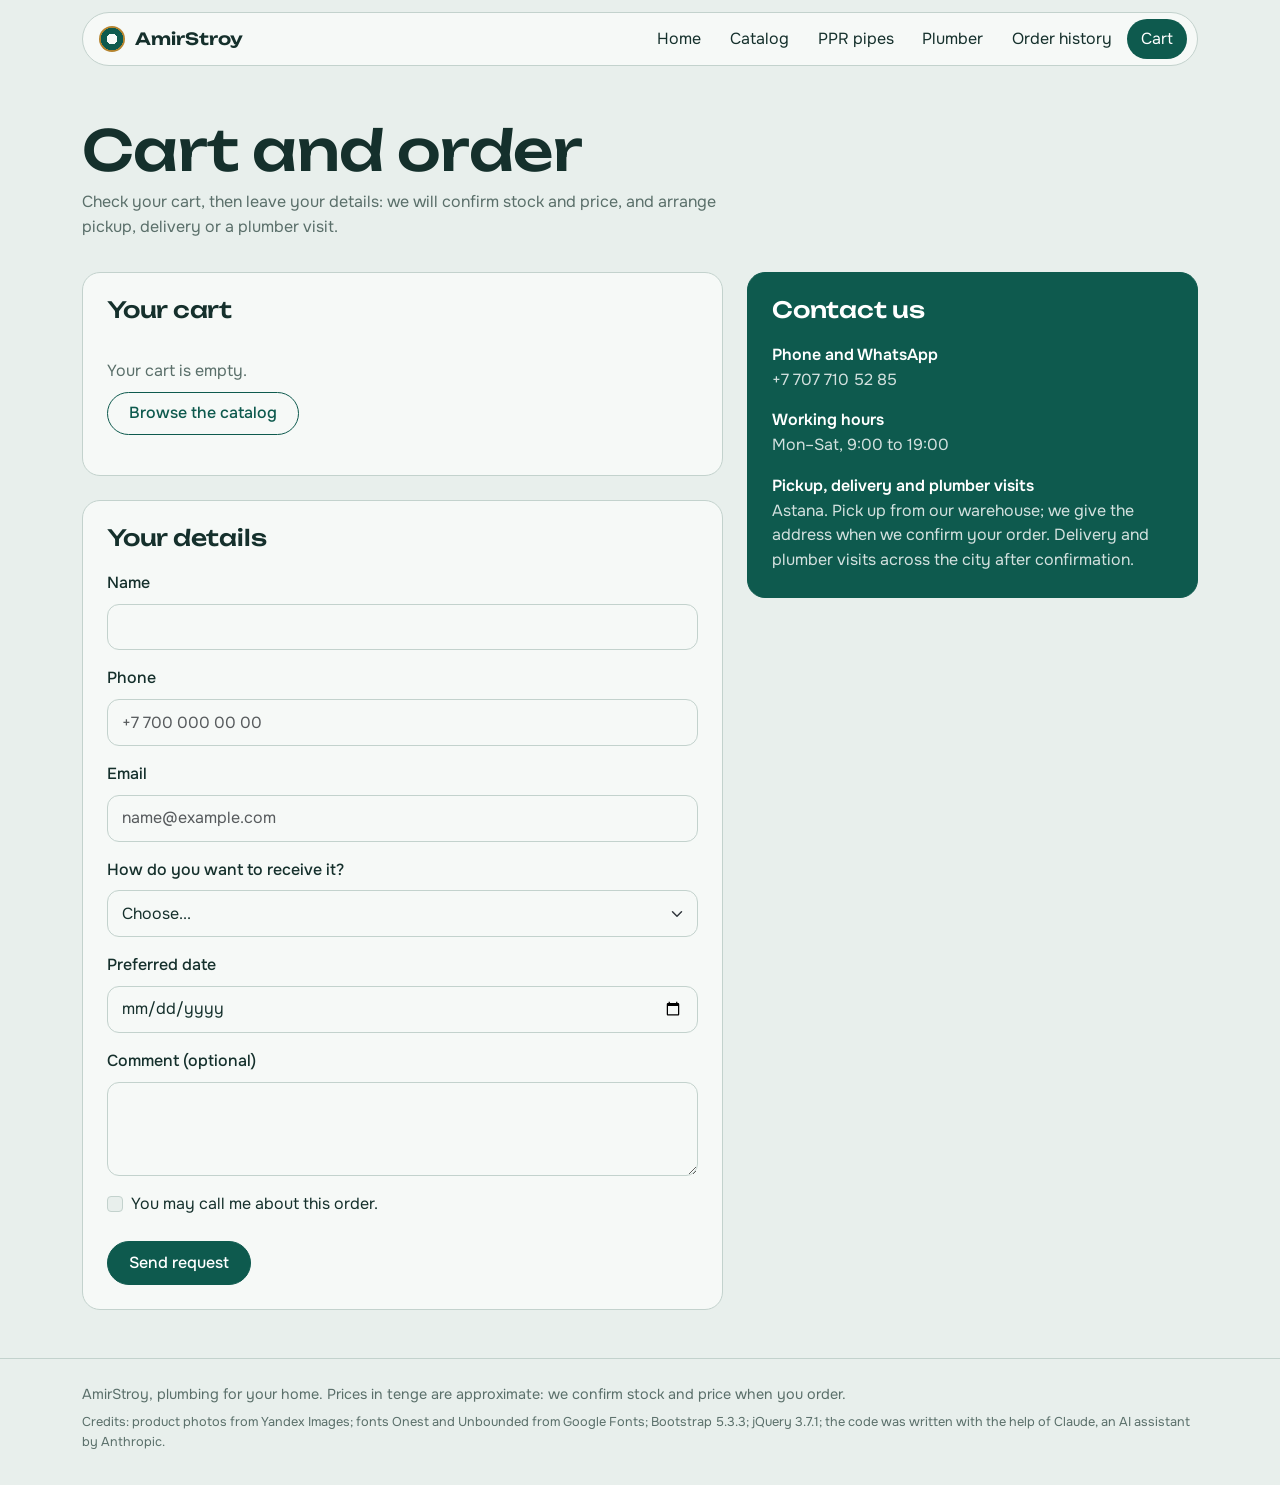
<file: contacts.html>
<!DOCTYPE html>
<html lang="en">
<head>
  <meta charset="UTF-8">
  <meta name="viewport" content="width=device-width, initial-scale=1">
  <meta name="description" content="Check your cart and send an order request to AmirStroy.">
  <meta name="theme-color" content="#E8EFEC">
  <title>Cart and order: AmirStroy</title>
  <link rel="icon" href="data:image/svg+xml,%3Csvg xmlns='http://www.w3.org/2000/svg' viewBox='0 0 32 32'%3E%3Ccircle cx='16' cy='16' r='16' fill='%23B5842F'/%3E%3Ccircle cx='16' cy='16' r='10' fill='%230E5A4E'/%3E%3Ccircle cx='16' cy='16' r='5' fill='%23E8EFEC'/%3E%3C/svg%3E">
  <link rel="preconnect" href="https://fonts.googleapis.com">
  <link rel="preconnect" href="https://fonts.gstatic.com" crossorigin>
  <link href="https://fonts.googleapis.com/css2?family=Onest:wght@400;500;600&family=Unbounded:wght@500;600&display=swap" rel="stylesheet">
  <link href="https://cdn.jsdelivr.net/npm/bootstrap@5.3.3/dist/css/bootstrap.min.css" rel="stylesheet">
  <link rel="stylesheet" href="css/style.css">
</head>
<body>
  

  <header class="site-header">
    <div class="container">
      <nav class="navbar navbar-expand-lg site-nav" aria-label="Main menu">
        <a class="navbar-brand" href="index.html"><span class="logo-mark" aria-hidden="true"></span>AmirStroy</a>
        <button class="navbar-toggler" type="button" data-bs-toggle="collapse" data-bs-target="#menu"
                aria-controls="menu" aria-expanded="false" aria-label="Open menu">
          <span class="navbar-toggler-icon"></span>
        </button>
        <div class="collapse navbar-collapse" id="menu">
          <ul class="navbar-nav ms-lg-auto">
          <li class="nav-item"><a class="nav-link" href="index.html">Home</a></li>
          <li class="nav-item"><a class="nav-link" href="catalog.html">Catalog</a></li>
          <li class="nav-item"><a class="nav-link" href="pipes.html">PPR pipes</a></li>
          <li class="nav-item"><a class="nav-link" href="services.html">Plumber</a></li>
          <li class="nav-item"><a class="nav-link" href="history.html">Order history</a></li>
          <li class="nav-item"><a class="nav-link active" href="contacts.html" aria-current="page">Cart <span class="cart-badge" id="cart-count" hidden>0</span></a></li>
          </ul>
        </div>
      </nav>
    </div>
  </header>

  <main>
    <div class="container">

      <div class="page-head">
        <h1>Cart and order</h1>
        <p>Check your cart, then leave your details: we will confirm stock and price, and arrange pickup, delivery or a plumber visit.</p>
      </div>

      <div class="row g-4">
        <div class="col-lg-7">
          <div id="sent" class="sent panel" role="status" tabindex="-1" style="display:none">
            <h2>Request received</h2>
            <p id="sent-text"></p>
            <a class="btn btn-ghost" href="history.html">Open order history</a>
          </div>

          <section class="panel mb-4" aria-labelledby="h-cart">
            <h2 id="h-cart">Your cart</h2>
            <div id="cart-empty" class="cart-empty">
              <p class="mb-2">Your cart is empty.</p>
              <a class="btn btn-ghost" href="catalog.html">Browse the catalog</a>
            </div>
            <div id="cart-box" hidden>
              <ul class="cart-list" id="cart-list"></ul>
              <p class="cart-total">Total: <strong id="cart-total">0 ₸</strong></p>
              <p class="cart-note" id="cart-note" hidden>Services are counted from their starting price. The final cost is agreed after inspection.</p>
            </div>
            <p class="cart-error" id="cart-error" role="alert" hidden>Your cart is empty. Add an item or a service first.</p>
          </section>

          <section class="panel" aria-labelledby="h-form">
            <h2 id="h-form">Your details</h2>
            <form id="order-form" novalidate>
              <div class="mb-3">
                <label class="form-label" for="name">Name</label>
                <input class="form-control" id="name" name="name" type="text" autocomplete="name" aria-describedby="name-error">
                <div class="invalid-feedback" id="name-error"></div>
              </div>
              <div class="mb-3">
                <label class="form-label" for="phone">Phone</label>
                <input class="form-control" id="phone" name="phone" type="tel" autocomplete="tel" placeholder="+7 700 000 00 00" aria-describedby="phone-error">
                <div class="invalid-feedback" id="phone-error"></div>
              </div>
              <div class="mb-3">
                <label class="form-label" for="email">Email</label>
                <input class="form-control" id="email" name="email" type="email" autocomplete="email" placeholder="name@example.com" aria-describedby="email-error">
                <div class="invalid-feedback" id="email-error"></div>
              </div>
              <div class="mb-3">
                <label class="form-label" for="method">How do you want to receive it?</label>
                <select class="form-select" id="method" name="method" aria-describedby="method-error">
                  <option value="">Choose...</option>
                  <option value="pickup">Pickup from our warehouse</option>
                  <option value="delivery">Delivery</option>
                  <option value="visit">Plumber visit at my address</option>
                </select>
                <div class="invalid-feedback" id="method-error"></div>
              </div>
              <div class="mb-3" id="address-wrap" style="display:none">
                <label class="form-label" for="address">Address in Astana</label>
                <input class="form-control" id="address" name="address" type="text" autocomplete="street-address" placeholder="Street, house, apartment" aria-describedby="address-error">
                <div class="invalid-feedback" id="address-error"></div>
              </div>
              <div class="mb-3">
                <label class="form-label" for="date">Preferred date</label>
                <input class="form-control" id="date" name="date" type="date" aria-describedby="date-error">
                <div class="invalid-feedback" id="date-error"></div>
              </div>
              <div class="mb-3">
                <label class="form-label" for="note">Comment (optional)</label>
                <textarea class="form-control" id="note" name="note" rows="3" aria-describedby="note-error"></textarea>
                <div class="invalid-feedback" id="note-error"></div>
              </div>
              <div class="mb-4">
                <div class="form-check">
                  <input class="form-check-input" type="checkbox" id="agree" name="agree" aria-describedby="agree-error">
                  <label class="form-check-label" for="agree">You may call me about this order.</label>
                  <div class="invalid-feedback" id="agree-error"></div>
                </div>
              </div>
              <button class="btn btn-main" type="submit">Send request</button>
            </form>
          </section>
        </div>

        <aside class="col-lg-5" aria-labelledby="h-contact">
          <div class="panel panel-green">
            <h2 id="h-contact">Contact us</h2>
            <dl class="info mb-0">
              <dt>Phone and WhatsApp</dt>
              <dd>+7 707 710 52 85</dd>
              <dt>Working hours</dt>
              <dd>Mon–Sat, 9:00 to 19:00</dd>
              <dt>Pickup, delivery and plumber visits</dt>
              <dd>Astana. Pick up from our warehouse; we give the address when we confirm your order. Delivery and plumber visits across the city after confirmation.</dd>
            </dl>
          </div>
        </aside>
      </div>

    </div>
  </main>

  <footer class="site-footer">
    <div class="container">
      <p class="mb-2">AmirStroy, plumbing for your home. Prices in tenge are approximate: we confirm stock and price when you order.</p>
      <p class="mb-0 credits">Credits: product photos from Yandex Images; fonts Onest and Unbounded from Google Fonts; Bootstrap 5.3.3; jQuery 3.7.1; the code was written with the help of Claude, an AI assistant by Anthropic.</p>
    </div>
  </footer>

  <script src="https://code.jquery.com/jquery-3.7.1.min.js"></script>
  <script src="https://cdn.jsdelivr.net/npm/bootstrap@5.3.3/dist/js/bootstrap.bundle.min.js"></script>
  <script src="js/data.js"></script>
  <script src="js/cart.js"></script>
  <script src="js/cards.js"></script>
  <script src="js/main.js"></script>
  <script src="js/checkout.js"></script>
</body>
</html>
</file>
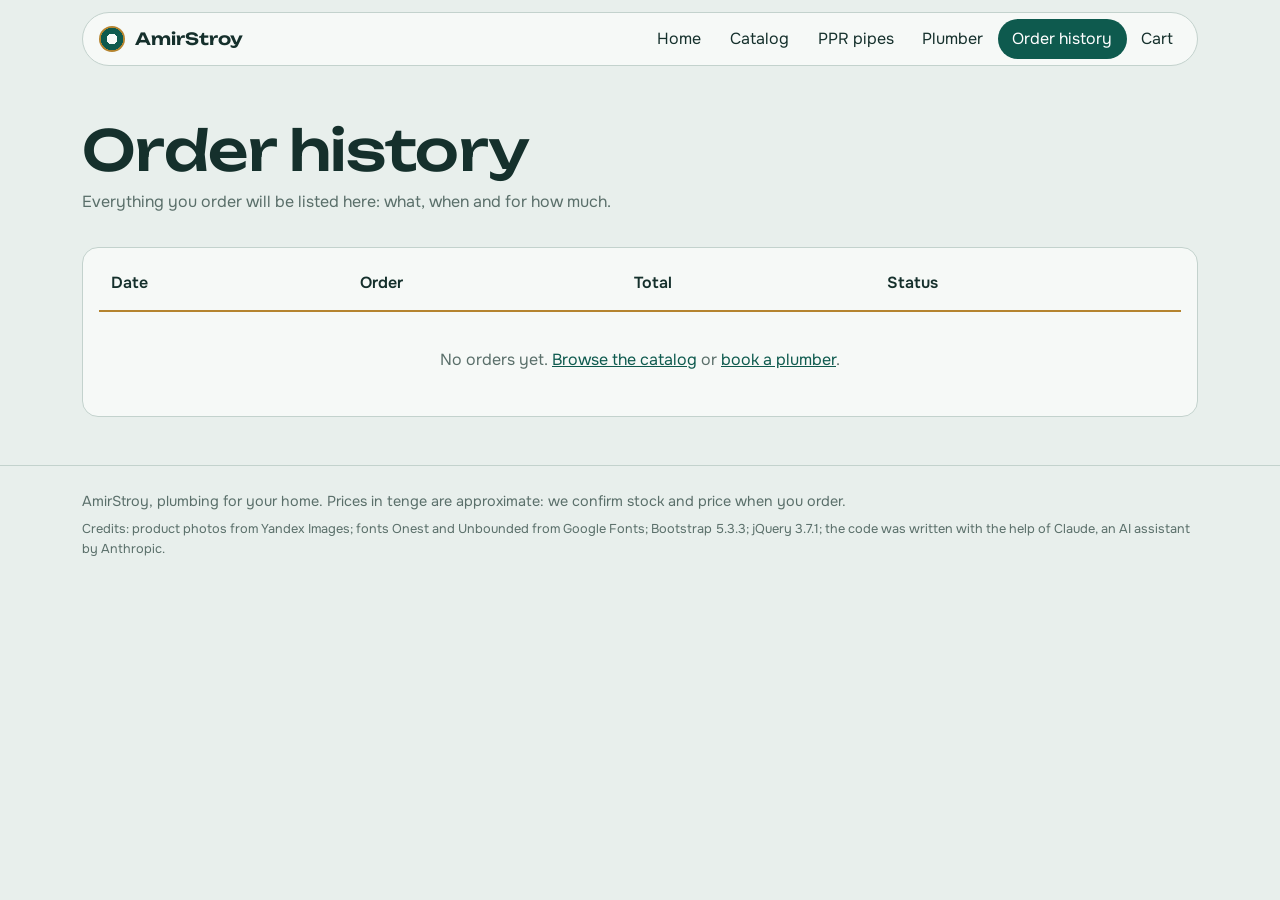
<file: history.html>
<!DOCTYPE html>
<html lang="en">
<head>
  <meta charset="UTF-8">
  <meta name="viewport" content="width=device-width, initial-scale=1">
  <meta name="description" content="Your past orders at AmirStroy.">
  <meta name="theme-color" content="#E8EFEC">
  <title>Order history: AmirStroy</title>
  <link rel="icon" href="data:image/svg+xml,%3Csvg xmlns='http://www.w3.org/2000/svg' viewBox='0 0 32 32'%3E%3Ccircle cx='16' cy='16' r='16' fill='%23B5842F'/%3E%3Ccircle cx='16' cy='16' r='10' fill='%230E5A4E'/%3E%3Ccircle cx='16' cy='16' r='5' fill='%23E8EFEC'/%3E%3C/svg%3E">
  <link rel="preconnect" href="https://fonts.googleapis.com">
  <link rel="preconnect" href="https://fonts.gstatic.com" crossorigin>
  <link href="https://fonts.googleapis.com/css2?family=Onest:wght@400;500;600&family=Unbounded:wght@500;600&display=swap" rel="stylesheet">
  <link href="https://cdn.jsdelivr.net/npm/bootstrap@5.3.3/dist/css/bootstrap.min.css" rel="stylesheet">
  <link rel="stylesheet" href="css/style.css">
</head>
<body>

  <header class="site-header">
    <div class="container">
      <nav class="navbar navbar-expand-lg site-nav" aria-label="Main menu">
        <a class="navbar-brand" href="index.html"><span class="logo-mark" aria-hidden="true"></span>AmirStroy</a>
        <button class="navbar-toggler" type="button" data-bs-toggle="collapse" data-bs-target="#menu"
                aria-controls="menu" aria-expanded="false" aria-label="Open menu">
          <span class="navbar-toggler-icon"></span>
        </button>
        <div class="collapse navbar-collapse" id="menu">
          <ul class="navbar-nav ms-lg-auto">
          <li class="nav-item"><a class="nav-link" href="index.html">Home</a></li>
          <li class="nav-item"><a class="nav-link" href="catalog.html">Catalog</a></li>
          <li class="nav-item"><a class="nav-link" href="pipes.html">PPR pipes</a></li>
          <li class="nav-item"><a class="nav-link" href="services.html">Plumber</a></li>
          <li class="nav-item"><a class="nav-link active" href="history.html" aria-current="page">Order history</a></li>
          <li class="nav-item"><a class="nav-link" href="contacts.html">Cart <span class="cart-badge" id="cart-count" hidden>0</span></a></li>
          </ul>
        </div>
      </nav>
    </div>
  </header>

  <main>
    <div class="container">

      <div class="page-head">
        <h1>Order history</h1>
        <p id="history-summary"></p>
      </div>

      <div class="table-wrap">
        <div class="table-responsive">
          <table class="table price-table align-middle mb-0">
            <caption class="visually-hidden">Your past orders</caption>
            <thead>
              <tr>
                <th scope="col">Date</th>
                <th scope="col">Order</th>
                <th scope="col">Total</th>
                <th scope="col">Status</th>
              </tr>
            </thead>
            <tbody id="history-body"></tbody>
          </table>
        </div>
      </div>
      <p class="mt-3"><button class="btn btn-ghost" type="button" id="clear-history" hidden>Clear history</button></p>

    </div>
  </main>

  <footer class="site-footer">
    <div class="container">
      <p class="mb-2">AmirStroy, plumbing for your home. Prices in tenge are approximate: we confirm stock and price when you order.</p>
      <p class="mb-0 credits">Credits: product photos from Yandex Images; fonts Onest and Unbounded from Google Fonts; Bootstrap 5.3.3; jQuery 3.7.1; the code was written with the help of Claude, an AI assistant by Anthropic.</p>
    </div>
  </footer>

  <script src="https://code.jquery.com/jquery-3.7.1.min.js"></script>
  <script src="https://cdn.jsdelivr.net/npm/bootstrap@5.3.3/dist/js/bootstrap.bundle.min.js"></script>
  <script src="js/data.js"></script>
  <script src="js/cart.js"></script>
  <script src="js/cards.js"></script>
  <script src="js/main.js"></script>
  <script src="js/history.js"></script>
</body>
</html>
</file>
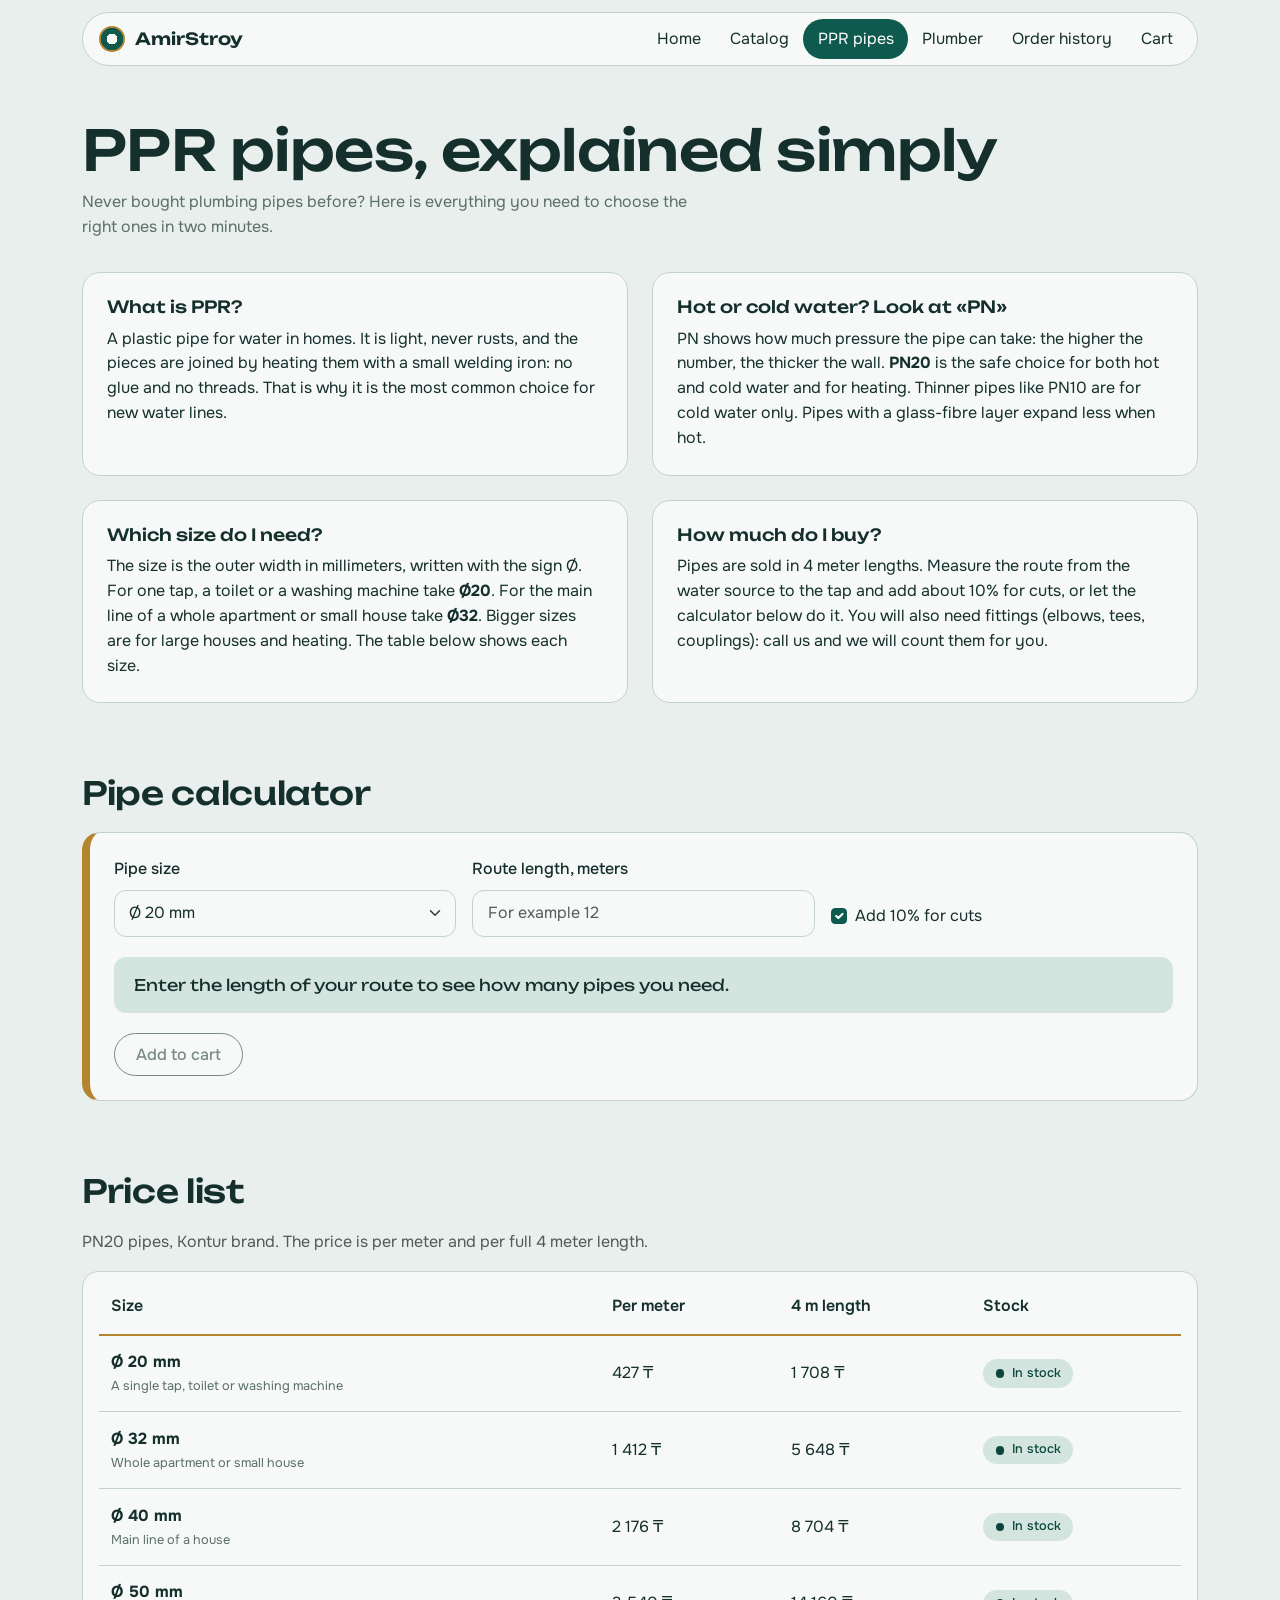
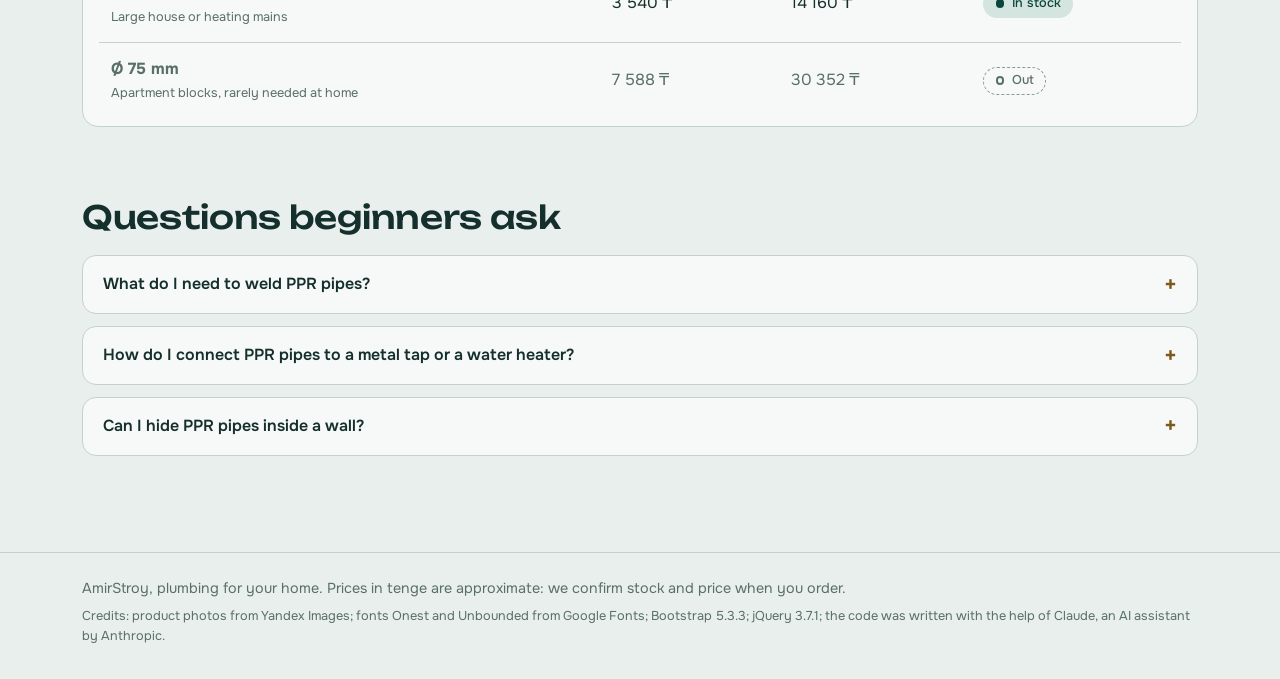
<file: pipes.html>
<!DOCTYPE html>
<html lang="en">
<head>
  <meta charset="UTF-8">
  <meta name="viewport" content="width=device-width, initial-scale=1">
  <meta name="description" content="A simple guide to PPR pipes with a calculator that counts how many pipes you need.">
  <meta name="theme-color" content="#E8EFEC">
  <title>PPR pipes: AmirStroy</title>
  <link rel="icon" href="data:image/svg+xml,%3Csvg xmlns='http://www.w3.org/2000/svg' viewBox='0 0 32 32'%3E%3Ccircle cx='16' cy='16' r='16' fill='%23B5842F'/%3E%3Ccircle cx='16' cy='16' r='10' fill='%230E5A4E'/%3E%3Ccircle cx='16' cy='16' r='5' fill='%23E8EFEC'/%3E%3C/svg%3E">
  <link rel="preconnect" href="https://fonts.googleapis.com">
  <link rel="preconnect" href="https://fonts.gstatic.com" crossorigin>
  <link href="https://fonts.googleapis.com/css2?family=Onest:wght@400;500;600&family=Unbounded:wght@500;600&display=swap" rel="stylesheet">
  <link href="https://cdn.jsdelivr.net/npm/bootstrap@5.3.3/dist/css/bootstrap.min.css" rel="stylesheet">
  <link rel="stylesheet" href="css/style.css">
</head>
<body>

  <header class="site-header">
    <div class="container">
      <nav class="navbar navbar-expand-lg site-nav" aria-label="Main menu">
        <a class="navbar-brand" href="index.html"><span class="logo-mark" aria-hidden="true"></span>AmirStroy</a>
        <button class="navbar-toggler" type="button" data-bs-toggle="collapse" data-bs-target="#menu"
                aria-controls="menu" aria-expanded="false" aria-label="Open menu">
          <span class="navbar-toggler-icon"></span>
        </button>
        <div class="collapse navbar-collapse" id="menu">
          <ul class="navbar-nav ms-lg-auto">
          <li class="nav-item"><a class="nav-link" href="index.html">Home</a></li>
          <li class="nav-item"><a class="nav-link" href="catalog.html">Catalog</a></li>
          <li class="nav-item"><a class="nav-link active" href="pipes.html" aria-current="page">PPR pipes</a></li>
          <li class="nav-item"><a class="nav-link" href="services.html">Plumber</a></li>
          <li class="nav-item"><a class="nav-link" href="history.html">Order history</a></li>
          <li class="nav-item"><a class="nav-link" href="contacts.html">Cart <span class="cart-badge" id="cart-count" hidden>0</span></a></li>
          </ul>
        </div>
      </nav>
    </div>
  </header>

  <main>
    <div class="container">

      <div class="page-head">
        <h1>PPR pipes, explained simply</h1>
        <p>Never bought plumbing pipes before? Here is everything you need to choose the right ones in two minutes.</p>
      </div>

      <section class="block pt-0" aria-labelledby="h-basics">
        <h2 class="visually-hidden" id="h-basics">The basics</h2>
        <div class="row g-4">
          <div class="col-md-6">
            <div class="panel h-100">
              <h3>What is PPR?</h3>
              <p class="mb-0">A plastic pipe for water in homes. It is light, never rusts, and the pieces are joined by heating them with a small welding iron: no glue and no threads. That is why it is the most common choice for new water lines.</p>
            </div>
          </div>
          <div class="col-md-6">
            <div class="panel h-100">
              <h3>Hot or cold water? Look at «PN»</h3>
              <p class="mb-0">PN shows how much pressure the pipe can take: the higher the number, the thicker the wall. <strong>PN20</strong> is the safe choice for both hot and cold water and for heating. Thinner pipes like PN10 are for cold water only. Pipes with a glass-fibre layer expand less when hot.</p>
            </div>
          </div>
          <div class="col-md-6">
            <div class="panel h-100">
              <h3>Which size do I need?</h3>
              <p class="mb-0">The size is the outer width in millimeters, written with the sign Ø. For one tap, a toilet or a washing machine take <strong>Ø20</strong>. For the main line of a whole apartment or small house take <strong>Ø32</strong>. Bigger sizes are for large houses and heating. The table below shows each size.</p>
            </div>
          </div>
          <div class="col-md-6">
            <div class="panel h-100">
              <h3>How much do I buy?</h3>
              <p class="mb-0">Pipes are sold in 4 meter lengths. Measure the route from the water source to the tap and add about 10% for cuts, or let the calculator below do it. You will also need fittings (elbows, tees, couplings): call us and we will count them for you.</p>
            </div>
          </div>
        </div>
      </section>

      <section class="block" aria-labelledby="h-calc">
        <h2 id="h-calc">Pipe calculator</h2>
        <div class="panel calculator">
          <div class="row g-3">
            <div class="col-md-4">
              <label class="form-label" for="calc-size">Pipe size</label>
              <select class="form-select" id="calc-size"></select>
            </div>
            <div class="col-md-4">
              <label class="form-label" for="calc-length">Route length, meters</label>
              <input class="form-control" id="calc-length" type="text" inputmode="decimal" placeholder="For example 12" aria-describedby="calc-length-error" autocomplete="off">
              <div class="invalid-feedback" id="calc-length-error"></div>
            </div>
            <div class="col-md-4 d-flex align-items-end">
              <div class="form-check mb-2">
                <input class="form-check-input" type="checkbox" id="calc-reserve" checked>
                <label class="form-check-label" for="calc-reserve">Add 10% for cuts</label>
              </div>
            </div>
          </div>
          <p class="calc-result" id="calc-result" aria-live="polite">Enter the length of your route to see how many pipes you need.</p>
          <button class="btn btn-main" type="button" id="calc-add" disabled>Add to cart</button>
        </div>
      </section>

      <section class="block" aria-labelledby="h-list">
        <h2 id="h-list">Price list</h2>
        <p class="text-muted">PN20 pipes, Kontur brand. The price is per meter and per full 4 meter length.</p>
        <div class="table-wrap">
          <div class="table-responsive">
            <table class="table price-table align-middle mb-0">
              <caption class="visually-hidden">PPR PN20 pipe prices by size</caption>
              <thead>
                <tr>
                  <th scope="col">Size</th>
                  <th scope="col">Per meter</th>
                  <th scope="col">4 m length</th>
                  <th scope="col">Stock</th>
                </tr>
              </thead>
              <tbody id="pipe-table-body"></tbody>
            </table>
          </div>
        </div>
      </section>

      <section class="block" aria-labelledby="h-faq">
        <h2 id="h-faq">Questions beginners ask</h2>
        <div class="faq" id="faq"></div>
      </section>

    </div>
  </main>

  <footer class="site-footer">
    <div class="container">
      <p class="mb-2">AmirStroy, plumbing for your home. Prices in tenge are approximate: we confirm stock and price when you order.</p>
      <p class="mb-0 credits">Credits: product photos from Yandex Images; fonts Onest and Unbounded from Google Fonts; Bootstrap 5.3.3; jQuery 3.7.1; the code was written with the help of Claude, an AI assistant by Anthropic.</p>
    </div>
  </footer>

  <script src="https://code.jquery.com/jquery-3.7.1.min.js"></script>
  <script src="https://cdn.jsdelivr.net/npm/bootstrap@5.3.3/dist/js/bootstrap.bundle.min.js"></script>
  <script src="js/data.js"></script>
  <script src="js/cart.js"></script>
  <script src="js/cards.js"></script>
  <script src="js/main.js"></script>
  <script src="js/pipes.js"></script>
</body>
</html>
</file>
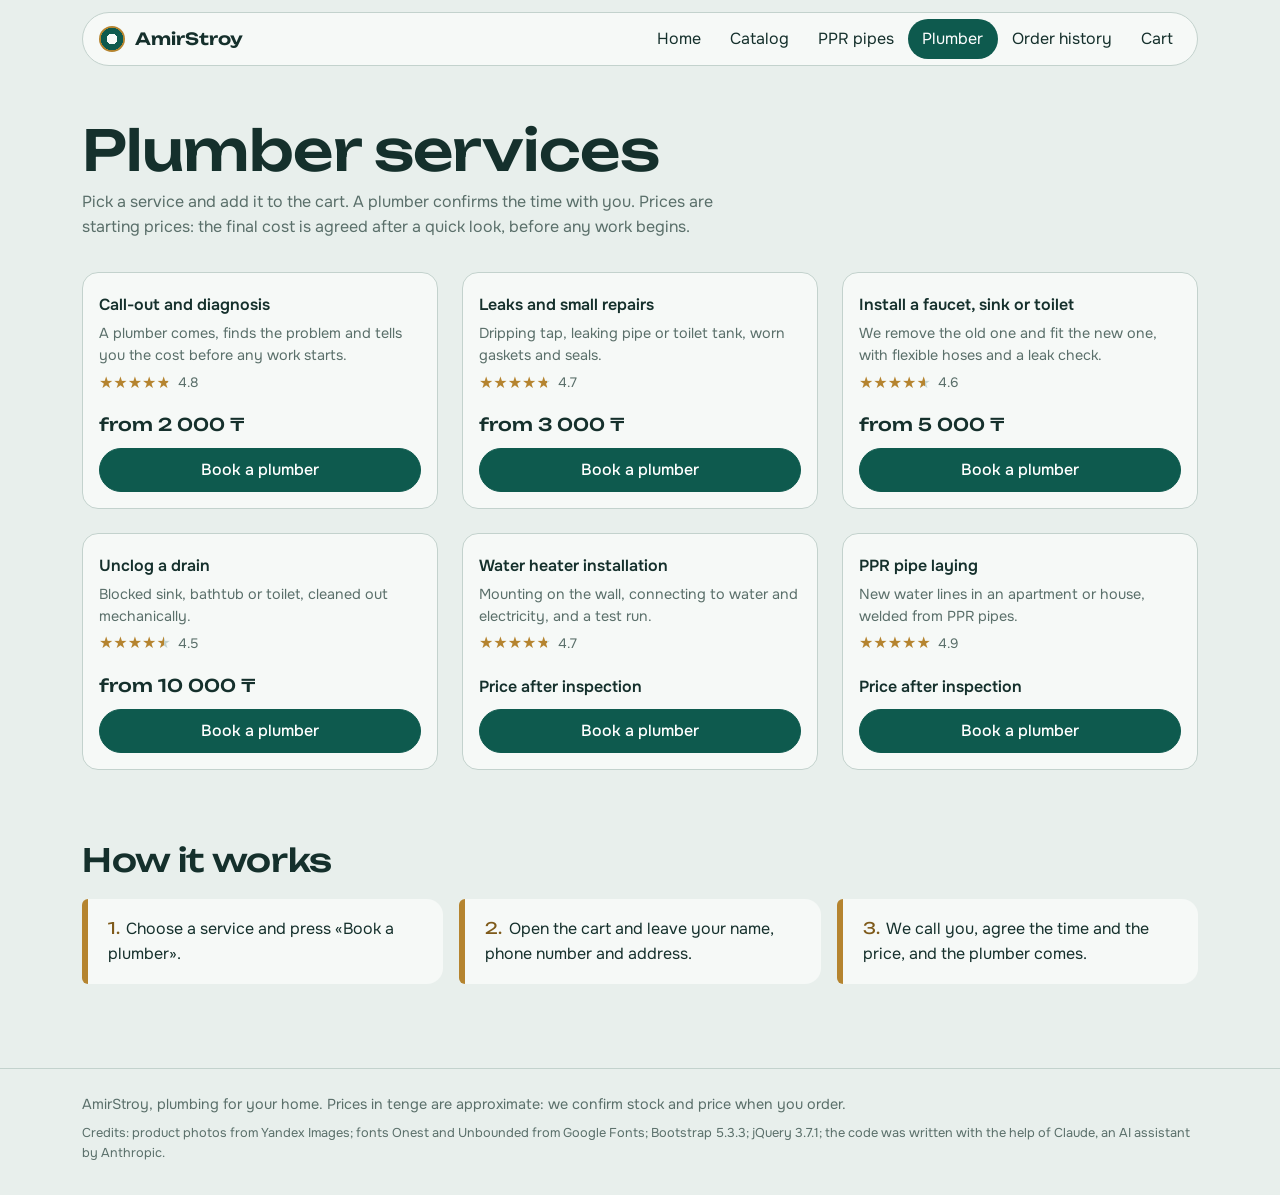
<file: services.html>
<!DOCTYPE html>
<html lang="en">
<head>
  <meta charset="UTF-8">
  <meta name="viewport" content="width=device-width, initial-scale=1">
  <meta name="description" content="Book a plumber in Astana: repairs, installation, drains and pipe laying.">
  <meta name="theme-color" content="#E8EFEC">
  <title>Plumber: AmirStroy</title>
  <link rel="icon" href="data:image/svg+xml,%3Csvg xmlns='http://www.w3.org/2000/svg' viewBox='0 0 32 32'%3E%3Ccircle cx='16' cy='16' r='16' fill='%23B5842F'/%3E%3Ccircle cx='16' cy='16' r='10' fill='%230E5A4E'/%3E%3Ccircle cx='16' cy='16' r='5' fill='%23E8EFEC'/%3E%3C/svg%3E">
  <link rel="preconnect" href="https://fonts.googleapis.com">
  <link rel="preconnect" href="https://fonts.gstatic.com" crossorigin>
  <link href="https://fonts.googleapis.com/css2?family=Onest:wght@400;500;600&family=Unbounded:wght@500;600&display=swap" rel="stylesheet">
  <link href="https://cdn.jsdelivr.net/npm/bootstrap@5.3.3/dist/css/bootstrap.min.css" rel="stylesheet">
  <link rel="stylesheet" href="css/style.css">
</head>
<body>

  <header class="site-header">
    <div class="container">
      <nav class="navbar navbar-expand-lg site-nav" aria-label="Main menu">
        <a class="navbar-brand" href="index.html"><span class="logo-mark" aria-hidden="true"></span>AmirStroy</a>
        <button class="navbar-toggler" type="button" data-bs-toggle="collapse" data-bs-target="#menu"
                aria-controls="menu" aria-expanded="false" aria-label="Open menu">
          <span class="navbar-toggler-icon"></span>
        </button>
        <div class="collapse navbar-collapse" id="menu">
          <ul class="navbar-nav ms-lg-auto">
          <li class="nav-item"><a class="nav-link" href="index.html">Home</a></li>
          <li class="nav-item"><a class="nav-link" href="catalog.html">Catalog</a></li>
          <li class="nav-item"><a class="nav-link" href="pipes.html">PPR pipes</a></li>
          <li class="nav-item"><a class="nav-link active" href="services.html" aria-current="page">Plumber</a></li>
          <li class="nav-item"><a class="nav-link" href="history.html">Order history</a></li>
          <li class="nav-item"><a class="nav-link" href="contacts.html">Cart <span class="cart-badge" id="cart-count" hidden>0</span></a></li>
          </ul>
        </div>
      </nav>
    </div>
  </header>

  <main>
    <div class="container">

      <div class="page-head">
        <h1>Plumber services</h1>
        <p>Pick a service and add it to the cart. A plumber confirms the time with you. Prices are starting prices: the final cost is agreed after a quick look, before any work begins.</p>
      </div>

      <section class="block pt-0" aria-labelledby="h-services">
        <h2 class="visually-hidden" id="h-services">Services</h2>
        <div class="row g-4" id="service-grid"></div>
      </section>

      <section class="block" aria-labelledby="h-how">
        <h2 id="h-how">How it works</h2>
        <ol class="steps">
          <li>Choose a service and press «Book a plumber».</li>
          <li>Open the cart and leave your name, phone number and address.</li>
          <li>We call you, agree the time and the price, and the plumber comes.</li>
        </ol>
      </section>

    </div>
  </main>

  <footer class="site-footer">
    <div class="container">
      <p class="mb-2">AmirStroy, plumbing for your home. Prices in tenge are approximate: we confirm stock and price when you order.</p>
      <p class="mb-0 credits">Credits: product photos from Yandex Images; fonts Onest and Unbounded from Google Fonts; Bootstrap 5.3.3; jQuery 3.7.1; the code was written with the help of Claude, an AI assistant by Anthropic.</p>
    </div>
  </footer>

  <script src="https://code.jquery.com/jquery-3.7.1.min.js"></script>
  <script src="https://cdn.jsdelivr.net/npm/bootstrap@5.3.3/dist/js/bootstrap.bundle.min.js"></script>
  <script src="js/data.js"></script>
  <script src="js/cart.js"></script>
  <script src="js/cards.js"></script>
  <script src="js/main.js"></script>
  <script src="js/services.js"></script>
</body>
</html>
</file>
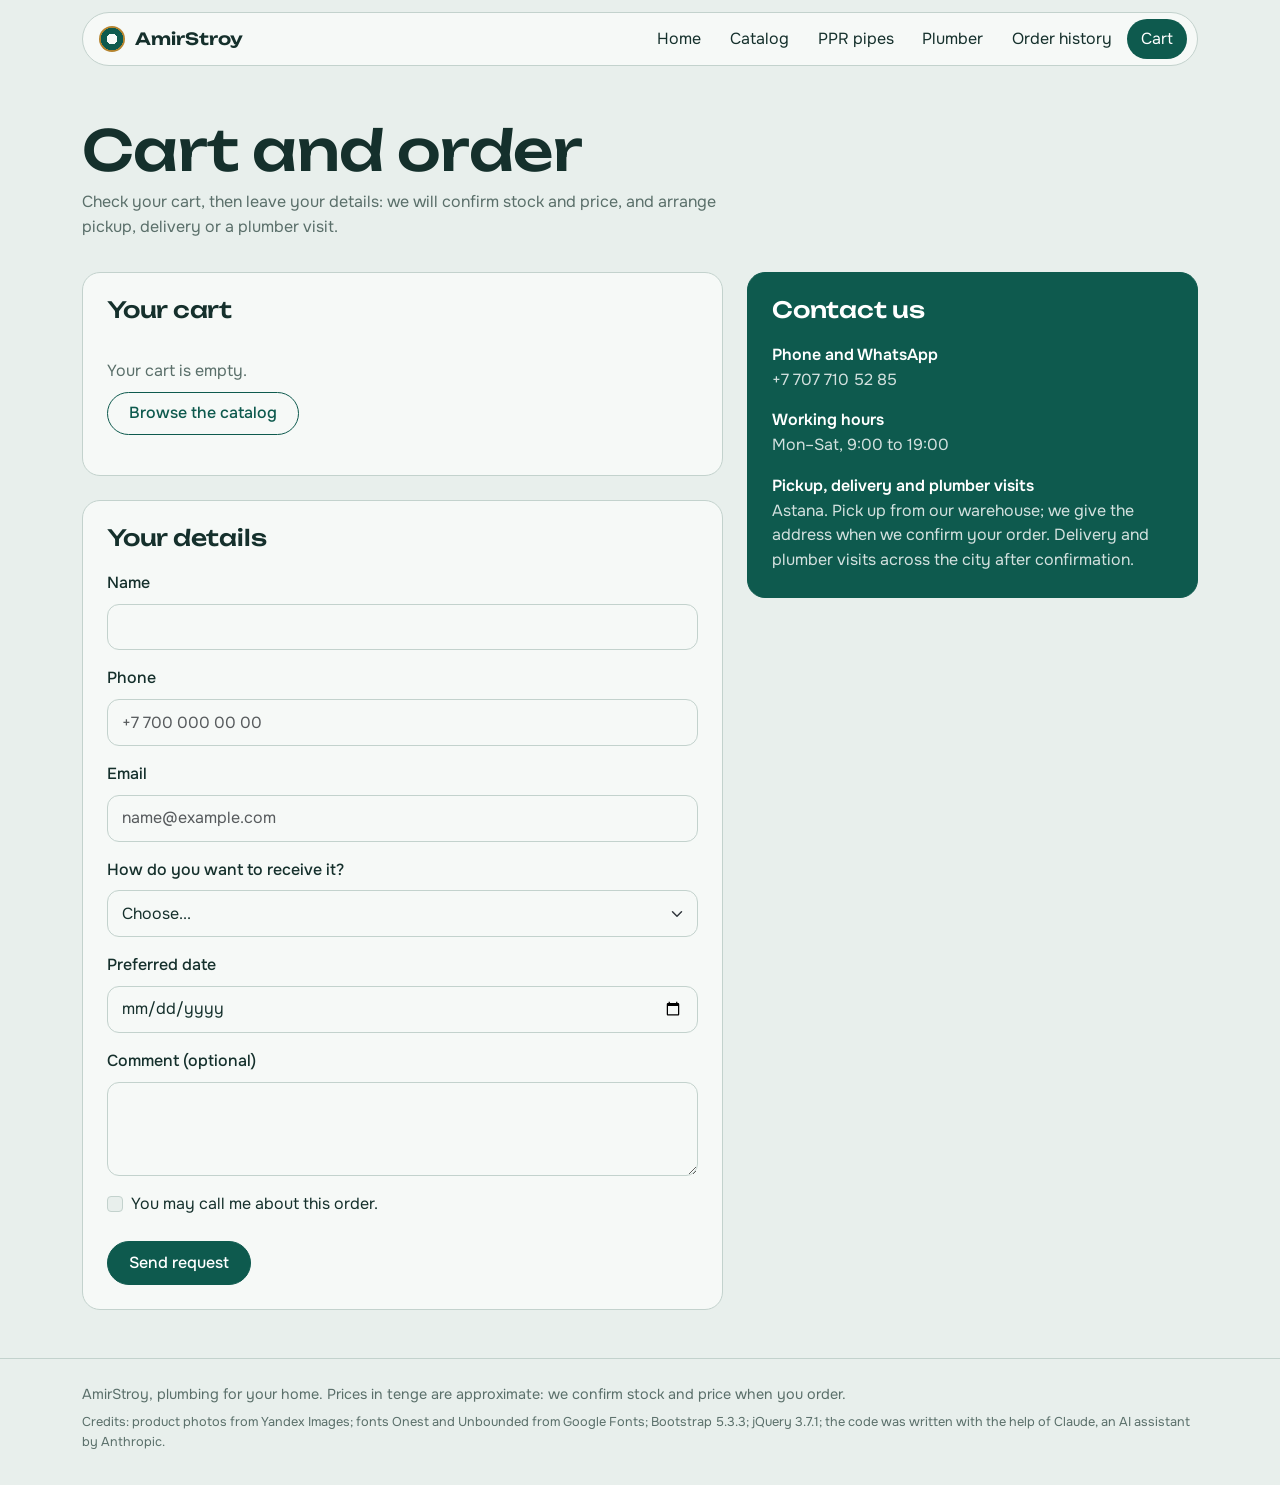
<file: amirstory_endterm/contacts.html>
<!DOCTYPE html>
<html lang="en">
<head>
  <meta charset="UTF-8">
  <meta name="viewport" content="width=device-width, initial-scale=1">
  <meta name="description" content="Check your cart and send an order request to AmirStroy.">
  <meta name="theme-color" content="#E8EFEC">
  <title>Cart and order: AmirStroy</title>
  <link rel="icon" href="data:image/svg+xml,%3Csvg xmlns='http://www.w3.org/2000/svg' viewBox='0 0 32 32'%3E%3Ccircle cx='16' cy='16' r='16' fill='%23B5842F'/%3E%3Ccircle cx='16' cy='16' r='10' fill='%230E5A4E'/%3E%3Ccircle cx='16' cy='16' r='5' fill='%23E8EFEC'/%3E%3C/svg%3E">
  <link rel="preconnect" href="https://fonts.googleapis.com">
  <link rel="preconnect" href="https://fonts.gstatic.com" crossorigin>
  <link href="https://fonts.googleapis.com/css2?family=Onest:wght@400;500;600&family=Unbounded:wght@500;600&display=swap" rel="stylesheet">
  <link href="https://cdn.jsdelivr.net/npm/bootstrap@5.3.3/dist/css/bootstrap.min.css" rel="stylesheet">
  <link rel="stylesheet" href="css/style.css">
</head>
<body>

  <header class="site-header">
    <div class="container">
      <nav class="navbar navbar-expand-lg site-nav" aria-label="Main menu">
        <a class="navbar-brand" href="index.html"><span class="logo-mark" aria-hidden="true"></span>AmirStroy</a>
        <button class="navbar-toggler" type="button" data-bs-toggle="collapse" data-bs-target="#menu"
                aria-controls="menu" aria-expanded="false" aria-label="Open menu">
          <span class="navbar-toggler-icon"></span>
        </button>
        <div class="collapse navbar-collapse" id="menu">
          <ul class="navbar-nav ms-lg-auto">
          <li class="nav-item"><a class="nav-link" href="index.html">Home</a></li>
          <li class="nav-item"><a class="nav-link" href="catalog.html">Catalog</a></li>
          <li class="nav-item"><a class="nav-link" href="pipes.html">PPR pipes</a></li>
          <li class="nav-item"><a class="nav-link" href="services.html">Plumber</a></li>
          <li class="nav-item"><a class="nav-link" href="history.html">Order history</a></li>
          <li class="nav-item"><a class="nav-link active" href="contacts.html" aria-current="page">Cart <span class="cart-badge" id="cart-count" hidden>0</span></a></li>
          </ul>
        </div>
      </nav>
    </div>
  </header>

  <main>
    <div class="container">

      <div class="page-head">
        <h1>Cart and order</h1>
        <p>Check your cart, then leave your details: we will confirm stock and price, and arrange pickup, delivery or a plumber visit.</p>
      </div>

      <div class="row g-4">
        <div class="col-lg-7">
          <div id="sent" class="sent panel" role="status" tabindex="-1" style="display:none">
            <h2>Request received</h2>
            <p id="sent-text"></p>
            <a class="btn btn-ghost" href="history.html">Open order history</a>
          </div>

          <section class="panel mb-4" aria-labelledby="h-cart">
            <h2 id="h-cart">Your cart</h2>
            <div id="cart-empty" class="cart-empty">
              <p class="mb-2">Your cart is empty.</p>
              <a class="btn btn-ghost" href="catalog.html">Browse the catalog</a>
            </div>
            <div id="cart-box" hidden>
              <ul class="cart-list" id="cart-list"></ul>
              <p class="cart-total">Total: <strong id="cart-total">0 ₸</strong></p>
              <p class="cart-note" id="cart-note" hidden>Services are counted from their starting price. The final cost is agreed after inspection.</p>
            </div>
            <p class="cart-error" id="cart-error" role="alert" hidden>Your cart is empty. Add an item or a service first.</p>
          </section>

          <section class="panel" aria-labelledby="h-form">
            <h2 id="h-form">Your details</h2>
            <form id="order-form" novalidate>
              <div class="mb-3">
                <label class="form-label" for="name">Name</label>
                <input class="form-control" id="name" name="name" type="text" autocomplete="name" aria-describedby="name-error">
                <div class="invalid-feedback" id="name-error"></div>
              </div>
              <div class="mb-3">
                <label class="form-label" for="phone">Phone</label>
                <input class="form-control" id="phone" name="phone" type="tel" autocomplete="tel" placeholder="+7 700 000 00 00" aria-describedby="phone-error">
                <div class="invalid-feedback" id="phone-error"></div>
              </div>
              <div class="mb-3">
                <label class="form-label" for="email">Email</label>
                <input class="form-control" id="email" name="email" type="email" autocomplete="email" placeholder="name@example.com" aria-describedby="email-error">
                <div class="invalid-feedback" id="email-error"></div>
              </div>
              <div class="mb-3">
                <label class="form-label" for="method">How do you want to receive it?</label>
                <select class="form-select" id="method" name="method" aria-describedby="method-error">
                  <option value="">Choose...</option>
                  <option value="pickup">Pickup from our warehouse</option>
                  <option value="delivery">Delivery</option>
                  <option value="visit">Plumber visit at my address</option>
                </select>
                <div class="invalid-feedback" id="method-error"></div>
              </div>
              <div class="mb-3" id="address-wrap" style="display:none">
                <label class="form-label" for="address">Address in Astana</label>
                <input class="form-control" id="address" name="address" type="text" autocomplete="street-address" placeholder="Street, house, apartment" aria-describedby="address-error">
                <div class="invalid-feedback" id="address-error"></div>
              </div>
              <div class="mb-3">
                <label class="form-label" for="date">Preferred date</label>
                <input class="form-control" id="date" name="date" type="date" aria-describedby="date-error">
                <div class="invalid-feedback" id="date-error"></div>
              </div>
              <div class="mb-3">
                <label class="form-label" for="note">Comment (optional)</label>
                <textarea class="form-control" id="note" name="note" rows="3" aria-describedby="note-error"></textarea>
                <div class="invalid-feedback" id="note-error"></div>
              </div>
              <div class="mb-4">
                <div class="form-check">
                  <input class="form-check-input" type="checkbox" id="agree" name="agree" aria-describedby="agree-error">
                  <label class="form-check-label" for="agree">You may call me about this order.</label>
                  <div class="invalid-feedback" id="agree-error"></div>
                </div>
              </div>
              <button class="btn btn-main" type="submit">Send request</button>
            </form>
          </section>
        </div>

        <aside class="col-lg-5" aria-labelledby="h-contact">
          <div class="panel panel-green">
            <h2 id="h-contact">Contact us</h2>
            <dl class="info mb-0">
              <dt>Phone and WhatsApp</dt>
              <dd>+7 707 710 52 85</dd>
              <dt>Working hours</dt>
              <dd>Mon–Sat, 9:00 to 19:00</dd>
              <dt>Pickup, delivery and plumber visits</dt>
              <dd>Astana. Pick up from our warehouse; we give the address when we confirm your order. Delivery and plumber visits across the city after confirmation.</dd>
            </dl>
          </div>
        </aside>
      </div>

    </div>
  </main>

  <footer class="site-footer">
    <div class="container">
      <p class="mb-2">AmirStroy, plumbing for your home. Prices in tenge are approximate: we confirm stock and price when you order.</p>
      <p class="mb-0 credits">Credits: product photos from Yandex Images; fonts Onest and Unbounded from Google Fonts; Bootstrap 5.3.3; jQuery 3.7.1; the code was written with the help of Claude, an AI assistant by Anthropic.</p>
    </div>
  </footer>

  <script src="https://code.jquery.com/jquery-3.7.1.min.js"></script>
  <script src="https://cdn.jsdelivr.net/npm/bootstrap@5.3.3/dist/js/bootstrap.bundle.min.js"></script>
  <script src="js/data.js"></script>
  <script src="js/cart.js"></script>
  <script src="js/cards.js"></script>
  <script src="js/main.js"></script>
  <script src="js/checkout.js"></script>
</body>
</html>
</file>
<file: css/style.css>
:root {
  --mist: #E8EFEC;        /* фон страницы */
  --paper: #F6F9F7;       /* карточки, меню */
  --ink: #15302C;         /* основной текст */
  --muted: #5A6F6A;       /* вторичный текст */
  --green: #0E5A4E;       /* патина: кнопки, акценты */
  --green-dark: #0A463D;
  --green-soft: #D3E5DE;
  --brass: #B5842F;       /* латунь: линии и рамки */
  --brass-dark: #7E5A1A;
  --brass-soft: #F0E2C0;
  --water: #3FA7BE;       /* вода: только фокус и капля */
  --line: #C3D2CD;
  --out: #8A9A95;

  --font-head: "Unbounded", system-ui, sans-serif;
  --font-body: "Onest", system-ui, sans-serif;

  /* переопределяем переменные Bootstrap */
  --bs-body-bg: var(--mist);
  --bs-body-color: var(--ink);
  --bs-body-font-family: var(--font-body);
  --bs-border-color: var(--line);
}

/* ---------- 2. Основа ---------- */
body {
  background: var(--mist);
  color: var(--ink);
  font-family: var(--font-body);
  line-height: 1.55;
}

h1, h2 {
  font-family: var(--font-head);
  font-weight: 500;
  line-height: 1.15;
  letter-spacing: -0.01em;
}
h1 { font-size: clamp(2rem, 1.2rem + 3.6vw, 3.5rem); }
h2 { font-size: clamp(1.4rem, 1.1rem + 1.4vw, 2rem); margin-bottom: 1.25rem; }

a { color: var(--green); }
a:hover { color: var(--green-dark); }
:focus-visible { outline: 3px solid var(--water); outline-offset: 2px; }

.block { padding: 2.25rem 0; }
.nowrap { white-space: nowrap; }

.page-head { padding: 2.5rem 0 1rem; }
.page-head p { max-width: 40rem; color: var(--muted); }

/* ---------- 3. Меню (Bootstrap navbar) ---------- */
.site-header {
  position: sticky;
  top: 0;
  z-index: 20;
  padding: 12px 0;
  background: var(--mist);
}
.site-nav {
  background: var(--paper);
  border: 1px solid var(--line);
  border-radius: 28px;
  padding: 0.4rem 0.6rem 0.4rem 1rem;
}
.navbar-brand {
  display: flex;
  align-items: center;
  gap: 0.6rem;
  font-family: var(--font-head);
  font-weight: 600;
  font-size: 1.05rem;
  color: var(--ink);
}
/* логотип: срез трубы */
.logo-mark {
  width: 26px;
  height: 26px;
  border-radius: 50%;
  background: radial-gradient(circle, var(--paper) 0 28%, var(--green) 30% 60%, var(--brass) 62%);
}
.site-nav .navbar-nav .nav-link {
  color: var(--ink);
  border-radius: 999px;
  padding: 0.45rem 0.9rem;
}
.site-nav .navbar-nav .nav-link:hover { background: var(--green-soft); }
.site-nav .navbar-nav .nav-link.active { background: var(--green); color: #fff; }
.navbar-toggler { border-color: var(--line); }

/* ---------- 4. Кнопки ---------- */
.btn {
  border-radius: 999px;
  font-weight: 500;
  padding: 0.55rem 1.3rem;
}
.btn-main {
  --bs-btn-color: #fff;
  --bs-btn-bg: var(--green);
  --bs-btn-border-color: var(--green);
  --bs-btn-hover-color: #fff;
  --bs-btn-hover-bg: var(--green-dark);
  --bs-btn-hover-border-color: var(--green-dark);
  --bs-btn-active-color: #fff;
  --bs-btn-active-bg: var(--green-dark);
  --bs-btn-active-border-color: var(--green-dark);
}
.btn-ghost {
  --bs-btn-color: var(--green);
  --bs-btn-bg: transparent;
  --bs-btn-border-color: var(--green);
  --bs-btn-hover-color: #fff;
  --bs-btn-hover-bg: var(--green);
  --bs-btn-hover-border-color: var(--green);
  --bs-btn-active-color: #fff;
  --bs-btn-active-bg: var(--green-dark);
  --bs-btn-active-border-color: var(--green-dark);
}

/* ---------- 5. Главная: герой (Grid) ---------- */
.hero {
  display: grid;
  grid-template-columns: 1.15fr 0.85fr;
  align-items: center;
  gap: 2rem;
  padding: 3rem 0 2rem;
}
.hero-text { max-width: 34rem; margin: 1.25rem 0 0; color: var(--muted); font-size: 1.1rem; }
.hero-actions { display: flex; flex-wrap: wrap; gap: 0.75rem; margin-top: 1.5rem; }
.hero-art { width: 100%; max-width: 380px; justify-self: center; }

/* капля: единственная анимация на сайте */
.drop { transform-box: fill-box; transform-origin: 50% 0; }
.ripple { transform-box: fill-box; transform-origin: center; opacity: 0; transform: scale(0); }
@media (prefers-reduced-motion: no-preference) {
  .drop { animation: drip 3s ease-in infinite; }
  .ripple { animation: ripple 3s ease-out infinite; }
}
@keyframes drip {
  0%   { transform: translateY(-6px) scale(0.2); opacity: 0; }
  15%  { transform: none; opacity: 1; }
  35%  { transform: none; opacity: 1; }
  72%  { transform: translateY(70px); opacity: 1; }
  73%, 100% { transform: translateY(70px); opacity: 0; }
}
@keyframes ripple {
  0%, 71% { transform: scale(0); opacity: 0; }
  72%     { transform: scale(0.1); opacity: 0.9; }
  100%    { transform: scale(1); opacity: 0; }
}

/* ---------- 6. Главная: категории (Grid, кирпичная кладка) ---------- */
.cats {
  display: grid;
  grid-template-columns: repeat(5, 1fr);
  gap: 1rem;
}
.cat {
  display: flex;
  flex-direction: column;
  justify-content: space-between;
  gap: 1.5rem;
  min-height: 150px;
  padding: 1.25rem;
  background: var(--paper);
  border: 1px solid var(--line);
  border-radius: 18px;
  color: var(--ink);
  text-decoration: none;
}
.cat:hover { border-color: var(--brass); color: var(--ink); }
.cat:nth-child(1), .cat:nth-child(4) { grid-column: span 3; }
.cat:nth-child(2), .cat:nth-child(3) { grid-column: span 2; }
.cat-name { font-family: var(--font-head); font-size: 1.25rem; }
.cat-meta { color: var(--muted); }

/* ---------- 7. Как заказать ---------- */
.steps {
  display: flex;
  flex-wrap: wrap;
  gap: 1rem;
  margin: 0;
  padding: 0;
  list-style: none;
  counter-reset: step;
}
.steps li {
  flex: 1 1 220px;
  counter-increment: step;
  padding: 1.1rem 1.25rem;
  background: var(--paper);
  border-left: 6px solid var(--brass);
  border-radius: 6px 16px 16px 6px;
}
.steps li::before {
  content: counter(step) ".";
  margin-right: 0.4rem;
  font-family: var(--font-head);
  color: var(--brass-dark);
}

/* ---------- 8. Карточка товара ---------- */
.product {
  height: 100%;
  background: var(--paper);
  border: 1px solid var(--line);
  border-radius: 16px;
  overflow: hidden;
}
.photo {
  display: flex;
  flex-direction: column;
  align-items: center;
  justify-content: center;
  gap: 0.2rem;
  aspect-ratio: 4 / 3;
  margin: 0.6rem 0.6rem 0;
  border-radius: 10px;
  background: var(--green-soft);
  color: var(--green);
  text-align: center;
}
.photo-code { font-family: var(--font-head); font-size: 1.1rem; padding: 0 0.5rem; }
.photo-note { font-size: 0.8rem; color: var(--muted); }
.photo { position: relative; overflow: hidden; }
/* фото лежит поверх заглушки и всегда обрезается под одну форму 4:3 */
.photo img { position: absolute; inset: 0; width: 100%; height: 100%; object-fit: cover; }
.photo img[src=""] { display: none; }

.product .card-body {
  display: flex;
  flex-direction: column;
  gap: 0.35rem;
  padding: 1rem;
}
.product-name { margin: 0.4rem 0 0; font-size: 1rem; font-weight: 600; line-height: 1.3; }
.product-meta { margin: 0; color: var(--muted); font-size: 0.9rem; }
.buy { display: flex; flex-direction: column; gap: 0.6rem; margin-top: auto; padding-top: 0.8rem; }
.price { margin: 0; font-family: var(--font-head); font-weight: 500; font-size: 1.1rem; white-space: nowrap; }

/* наличие: плашка с точкой */
.stock {
  display: inline-flex;
  align-items: center;
  align-self: flex-start;
  gap: 0.45rem;
  margin: 0;
  padding: 0.2rem 0.7rem;
  border: 1px solid transparent;
  border-radius: 999px;
  background: var(--green-soft);
  color: var(--green-dark);
  font-size: 0.8rem;
  font-weight: 500;
  white-space: nowrap;
}
.stock::before { content: ""; width: 0.55rem; height: 0.55rem; border-radius: 50%; background: currentColor; }
.stock-few { background: var(--brass-soft); color: var(--brass-dark); }

/* товара нет: пунктир и штриховка, как пустая полка */
.stock-out { background: transparent; color: var(--muted); border-color: var(--out); border-style: dashed; }
.stock-out::before { background: transparent; border: 2px solid currentColor; }

.is-out .product { background: transparent; border-style: dashed; border-color: var(--out); }
.is-out .photo {
  background: repeating-linear-gradient(135deg, transparent 0 8px, rgba(138, 154, 149, 0.3) 8px 10px);
  color: var(--muted);
}
.is-out .product-name, .is-out .price { color: var(--muted); }
.is-out .photo img { filter: grayscale(1); opacity: 0.45; }

/* ---------- 9. Каталог ---------- */
.tools { display: flex; flex-wrap: wrap; align-items: flex-end; gap: 1rem 1.5rem; margin-top: 1.25rem; }
.chips { display: flex; flex-wrap: wrap; gap: 0.5rem; margin-top: 1.25rem; }
.chip {
  padding: 0.35rem 0.95rem;
  background: var(--paper);
  border: 1px solid var(--line);
  border-radius: 999px;
  color: var(--ink);
  text-decoration: none;
}
.chip:hover { border-color: var(--brass); color: var(--ink); }
.form-check-input:checked { background-color: var(--green); border-color: var(--green); }
.form-check-input:focus { border-color: var(--green); box-shadow: 0 0 0 0.2rem rgba(14, 90, 78, 0.25); }

/* ---------- 10. Прайс (таблица) ---------- */
.table-wrap {
  padding: 0.5rem 1rem;
  background: var(--paper);
  border: 1px solid var(--line);
  border-radius: 16px;
}
.price-table {
  --bs-table-bg: transparent;
  --bs-table-color: var(--ink);
  --bs-table-border-color: var(--line);
}
.price-table th, .price-table td { padding: 0.9rem 0.75rem; }
.price-table thead th { border-bottom: 2px solid var(--brass); font-weight: 600; white-space: nowrap; }
.price-table tbody tr:last-child th, .price-table tbody tr:last-child td { border-bottom: 0; }
.price-table .is-out th, .price-table .is-out td { color: var(--muted); }

/* ---------- 11. Заявка (форма) ---------- */
.panel {
  padding: 1.5rem;
  background: var(--paper);
  border: 1px solid var(--line);
  border-radius: 18px;
}
.panel h2 { font-size: 1.4rem; }
.panel-green { background: var(--green); border-color: var(--green); color: #fff; }
.panel-green h2 { color: #fff; }
.info dt { font-weight: 600; }
.info dd { margin: 0 0 1rem; color: rgba(255, 255, 255, 0.82); }
.info dd:last-child { margin-bottom: 0; }
.form-label { font-weight: 500; }
.form-control, .form-select {
  padding: 0.65rem 0.9rem;
  background-color: var(--paper);
  border-color: var(--line);
  border-radius: 12px;
}
.form-control:focus, .form-select:focus {
  border-color: var(--green);
  box-shadow: 0 0 0 0.2rem rgba(14, 90, 78, 0.2);
}

/* ---------- 12. Подвал (Flexbox + Grid) ---------- */
.site-footer {
  margin-top: 3rem;
  padding: 1.5rem 0 2rem;
  border-top: 1px solid var(--line);
  color: var(--muted);
  font-size: 0.9rem;
}

/* ---------- 12a. Рейтинг, услуги, подсказки, пустая история ---------- */
/* звёзды без картинок и JS: ширина заливки берётся из --rating (0-5) */
.rating { display: flex; align-items: center; gap: 0.45rem; margin: 0; font-size: 0.85rem; color: var(--muted); }
.stars {
  font-size: 1rem;
  line-height: 1;
  background: linear-gradient(90deg, var(--brass) calc(var(--rating, 0) / 5 * 100%), var(--line) 0);
  -webkit-background-clip: text;
  background-clip: text;
  color: transparent;
}
.stars::before { content: "★★★★★"; }
.is-out .stars { opacity: 0.6; }

.price-quote { font-family: var(--font-body); font-weight: 600; font-size: 1rem; white-space: normal; }
.band { display: flex; flex-wrap: wrap; align-items: center; justify-content: space-between; gap: 1rem; }
.band h2 { margin-bottom: 0.4rem; }
.band p { margin: 0; color: rgba(255, 255, 255, 0.85); }
.panel h3 { margin-bottom: 0.6rem; font-family: var(--font-head); font-weight: 500; font-size: 1.05rem; }
.price-table th small { display: block; margin-top: 0.15rem; font-weight: 400; font-size: 0.8rem; color: var(--muted); }
.empty-row td { padding: 2.25rem 0.75rem; text-align: center; color: var(--muted); }

/* ---------- 13. Адаптив (свои media queries) ---------- */
@media (max-width: 767.98px) {
  .hero { grid-template-columns: 1fr; gap: 1rem; padding-top: 1.5rem; }
  .hero-art { max-width: 240px; justify-self: start; }
  .cats { grid-template-columns: 1fr; }
  .cat:nth-child(n) { grid-column: auto; min-height: 110px; }
  .page-head { padding-top: 1.5rem; }
}
@media (max-width: 575.98px) {
  .panel { padding: 1.1rem; }
  .table-wrap { padding: 0.25rem 0.5rem; }
  .price-table th, .price-table td { padding: 0.75rem 0.4rem; font-size: 0.9rem; }
  .price-table thead th { white-space: normal; }
  .price-table th small { font-size: 0.72rem; }
  .price-table .stock { padding: 0.15rem 0.5rem; font-size: 0.75rem; gap: 0.3rem; }
}

/* ---------- 14. Endterm: корзина, поиск, калькулятор, формы ---------- */

/* счётчик корзины в меню */
.cart-badge {
  display: inline-block;
  min-width: 1.4rem;
  margin-left: 0.25rem;
  padding: 0 0.4rem;
  border-radius: 999px;
  background: var(--brass);
  color: #fff;
  font-size: 0.8rem;
  line-height: 1.4rem;
  text-align: center;
}

/* наведение на карточки и кнопки */
.product { transition: transform 0.2s, border-color 0.2s, box-shadow 0.2s; }
.product:hover { transform: translateY(-4px); border-color: var(--brass); box-shadow: 0 10px 20px rgba(21, 48, 44, 0.1); }
.is-out .product:hover { transform: none; box-shadow: none; border-color: var(--out); }
.btn { transition: transform 0.15s, background-color 0.2s, color 0.2s; }
.btn:hover:not(:disabled) { transform: translateY(-2px); }
.btn:disabled { opacity: 0.55; }
.btn-light:hover { color: var(--green-dark); }

/* поиск и сортировка */
.search-box { flex: 1 1 280px; max-width: 28rem; }
.tools .form-select { min-width: 12rem; }
.chip { font: inherit; cursor: pointer; transition: background-color 0.2s, border-color 0.2s; }
.chip.active { background: var(--green); border-color: var(--green); color: #fff; }
.chip.active:hover { color: #fff; }
.result-count { margin-bottom: 1rem; color: var(--muted); }

/* пустой результат */
.empty-result {
  padding: 2.5rem 1.5rem;
  border: 2px dashed var(--out);
  border-radius: 18px;
  text-align: center;
  color: var(--muted);
}
.empty-title { margin-bottom: 0.3rem; font-family: var(--font-head); font-size: 1.3rem; color: var(--ink); }

/* сообщение внизу экрана и кнопка «наверх» */
.toast-message {
  display: none;
  position: fixed;
  left: 50%;
  bottom: 1.5rem;
  z-index: 40;
  transform: translateX(-50%);
  width: max-content;
  max-width: calc(100% - 2rem);
  padding: 0.75rem 1.25rem;
  background: var(--green);
  border-left: 6px solid var(--brass);
  border-radius: 12px;
  color: #fff;
}
.to-top {
  position: fixed;
  right: 1rem;
  bottom: 1rem;
  z-index: 30;
  width: 2.8rem;
  height: 2.8rem;
  border: 0;
  border-radius: 50%;
  background: var(--brass);
  color: #fff;
  font-size: 1.3rem;
  transition: background-color 0.2s;
}
.to-top:hover { background: var(--brass-dark); }

/* ошибки и успех в форме (свои цвета вместо красного и зелёного Bootstrap) */
.form-control.is-invalid, .form-select.is-invalid, .form-check-input.is-invalid {
  border-color: #A3361F;
  background-image: none;
}
.form-control.is-invalid:focus, .form-select.is-invalid:focus {
  border-color: #A3361F;
  box-shadow: 0 0 0 0.2rem rgba(163, 54, 31, 0.2);
}
.form-check-input.is-invalid:checked { background-color: #A3361F; }
.form-check-input.is-invalid ~ .form-check-label { color: var(--ink); }
.invalid-feedback { color: #A3361F; font-weight: 500; }
.sent { margin-bottom: 1.5rem; border-left: 8px solid var(--brass); }
.sent:focus { outline: none; }

/* корзина */
.cart-list { margin: 0; padding: 0; list-style: none; }
.cart-row {
  display: grid;
  grid-template-columns: 1fr auto auto auto;
  align-items: center;
  gap: 0.5rem 1rem;
  padding: 0.9rem 0;
  border-bottom: 1px solid var(--line);
}
.cart-info { display: flex; flex-direction: column; min-width: 0; }
.cart-price { color: var(--muted); font-size: 0.9rem; }
.cart-qty { display: flex; align-items: center; gap: 0.5rem; }
.qty-number { min-width: 1.5rem; text-align: center; font-weight: 600; }
.qty-btn {
  width: 2.2rem;
  height: 2.2rem;
  border: 1px solid var(--green);
  border-radius: 50%;
  background: transparent;
  color: var(--green);
  font-size: 1.1rem;
  line-height: 1;
}
.qty-btn:hover:not(:disabled) { background: var(--green); color: #fff; }
.qty-btn:disabled { border-color: var(--line); color: var(--out); }
.cart-line { min-width: 6rem; text-align: right; font-family: var(--font-head); font-size: 0.95rem; }
.remove-btn { border: 0; background: transparent; color: #A3361F; text-decoration: underline; padding: 0.3rem; }
.remove-btn:hover { color: var(--ink); }
.cart-total { margin: 1rem 0 0; text-align: right; font-size: 1.15rem; }
.cart-total strong { font-family: var(--font-head); font-weight: 500; }
.cart-note { margin: 0.5rem 0 0; color: var(--muted); font-size: 0.9rem; text-align: right; }
.cart-error { margin: 1rem 0 0; color: #A3361F; font-weight: 500; }
.cart-empty { padding: 1rem 0; color: var(--muted); }

/* калькулятор труб: главное «запоминающееся» решение сайта */
.calculator { border-left: 8px solid var(--brass); }
.calc-result {
  margin: 1.25rem 0;
  padding: 1rem 1.25rem;
  background: var(--green-soft);
  border-radius: 12px;
  font-family: var(--font-head);
  font-size: 1rem;
  line-height: 1.5;
}

/* аккордеон */
.faq-item { margin-bottom: 0.75rem; background: var(--paper); border: 1px solid var(--line); border-radius: 14px; overflow: hidden; }
.faq-question {
  position: relative;
  width: 100%;
  padding: 1rem 3rem 1rem 1.25rem;
  border: 0;
  background: transparent;
  color: var(--ink);
  font-weight: 600;
  text-align: left;
  transition: background-color 0.2s;
}
.faq-question:hover { background: var(--green-soft); }
.faq-question::after { content: "+"; position: absolute; right: 1.25rem; top: 50%; transform: translateY(-50%); font-size: 1.4rem; color: var(--brass-dark); }
.faq-question.open::after { content: "\2212"; }
.faq-answer p { margin: 0; padding: 0 1.25rem 1.1rem; color: var(--muted); }

/* история заказов */
.order-items { margin: 0.3rem 0 0; padding-left: 1.1rem; color: var(--muted); font-size: 0.9rem; }
.credits { font-size: 0.8rem; }

@media (prefers-reduced-motion: reduce) {
  .product, .btn { transition: none; }
  .product:hover, .btn:hover:not(:disabled) { transform: none; }
}

@media (max-width: 575.98px) {
  .cart-row { grid-template-columns: 1fr auto; }
  .cart-line { text-align: left; }
  .cart-total, .cart-note { text-align: left; }
  .search-box { max-width: none; }
  .tools .form-select { width: 100%; }
  .to-top { right: 0.6rem; bottom: 0.6rem; }
}
</file>
<file: amirstory_endterm/css/style.css>
:root {
  --mist: #E8EFEC;        /* фон страницы */
  --paper: #F6F9F7;       /* карточки, меню */
  --ink: #15302C;         /* основной текст */
  --muted: #5A6F6A;       /* вторичный текст */
  --green: #0E5A4E;       /* патина: кнопки, акценты */
  --green-dark: #0A463D;
  --green-soft: #D3E5DE;
  --brass: #B5842F;       /* латунь: линии и рамки */
  --brass-dark: #7E5A1A;
  --brass-soft: #F0E2C0;
  --water: #3FA7BE;       /* вода: только фокус и капля */
  --line: #C3D2CD;
  --out: #8A9A95;

  --font-head: "Unbounded", system-ui, sans-serif;
  --font-body: "Onest", system-ui, sans-serif;

  /* переопределяем переменные Bootstrap */
  --bs-body-bg: var(--mist);
  --bs-body-color: var(--ink);
  --bs-body-font-family: var(--font-body);
  --bs-border-color: var(--line);
}

/* ---------- 2. Основа ---------- */
body {
  background: var(--mist);
  color: var(--ink);
  font-family: var(--font-body);
  line-height: 1.55;
}

h1, h2 {
  font-family: var(--font-head);
  font-weight: 500;
  line-height: 1.15;
  letter-spacing: -0.01em;
}
h1 { font-size: clamp(2rem, 1.2rem + 3.6vw, 3.5rem); }
h2 { font-size: clamp(1.4rem, 1.1rem + 1.4vw, 2rem); margin-bottom: 1.25rem; }

a { color: var(--green); }
a:hover { color: var(--green-dark); }
:focus-visible { outline: 3px solid var(--water); outline-offset: 2px; }

.block { padding: 2.25rem 0; }
.nowrap { white-space: nowrap; }

.page-head { padding: 2.5rem 0 1rem; }
.page-head p { max-width: 40rem; color: var(--muted); }

/* ---------- 3. Меню (Bootstrap navbar) ---------- */
.site-header {
  position: sticky;
  top: 0;
  z-index: 20;
  padding: 12px 0;
  background: var(--mist);
}
.site-nav {
  background: var(--paper);
  border: 1px solid var(--line);
  border-radius: 28px;
  padding: 0.4rem 0.6rem 0.4rem 1rem;
}
.navbar-brand {
  display: flex;
  align-items: center;
  gap: 0.6rem;
  font-family: var(--font-head);
  font-weight: 600;
  font-size: 1.05rem;
  color: var(--ink);
}
/* логотип: срез трубы */
.logo-mark {
  width: 26px;
  height: 26px;
  border-radius: 50%;
  background: radial-gradient(circle, var(--paper) 0 28%, var(--green) 30% 60%, var(--brass) 62%);
}
.site-nav .navbar-nav .nav-link {
  color: var(--ink);
  border-radius: 999px;
  padding: 0.45rem 0.9rem;
}
.site-nav .navbar-nav .nav-link:hover { background: var(--green-soft); }
.site-nav .navbar-nav .nav-link.active { background: var(--green); color: #fff; }
.navbar-toggler { border-color: var(--line); }

/* ---------- 4. Кнопки ---------- */
.btn {
  border-radius: 999px;
  font-weight: 500;
  padding: 0.55rem 1.3rem;
}
.btn-main {
  --bs-btn-color: #fff;
  --bs-btn-bg: var(--green);
  --bs-btn-border-color: var(--green);
  --bs-btn-hover-color: #fff;
  --bs-btn-hover-bg: var(--green-dark);
  --bs-btn-hover-border-color: var(--green-dark);
  --bs-btn-active-color: #fff;
  --bs-btn-active-bg: var(--green-dark);
  --bs-btn-active-border-color: var(--green-dark);
}
.btn-ghost {
  --bs-btn-color: var(--green);
  --bs-btn-bg: transparent;
  --bs-btn-border-color: var(--green);
  --bs-btn-hover-color: #fff;
  --bs-btn-hover-bg: var(--green);
  --bs-btn-hover-border-color: var(--green);
  --bs-btn-active-color: #fff;
  --bs-btn-active-bg: var(--green-dark);
  --bs-btn-active-border-color: var(--green-dark);
}

/* ---------- 5. Главная: герой (Grid) ---------- */
.hero {
  display: grid;
  grid-template-columns: 1.15fr 0.85fr;
  align-items: center;
  gap: 2rem;
  padding: 3rem 0 2rem;
}
.hero-text { max-width: 34rem; margin: 1.25rem 0 0; color: var(--muted); font-size: 1.1rem; }
.hero-actions { display: flex; flex-wrap: wrap; gap: 0.75rem; margin-top: 1.5rem; }
.hero-art { width: 100%; max-width: 380px; justify-self: center; }

/* капля: единственная анимация на сайте */
.drop { transform-box: fill-box; transform-origin: 50% 0; }
.ripple { transform-box: fill-box; transform-origin: center; opacity: 0; transform: scale(0); }
@media (prefers-reduced-motion: no-preference) {
  .drop { animation: drip 3s ease-in infinite; }
  .ripple { animation: ripple 3s ease-out infinite; }
}
@keyframes drip {
  0%   { transform: translateY(-6px) scale(0.2); opacity: 0; }
  15%  { transform: none; opacity: 1; }
  35%  { transform: none; opacity: 1; }
  72%  { transform: translateY(70px); opacity: 1; }
  73%, 100% { transform: translateY(70px); opacity: 0; }
}
@keyframes ripple {
  0%, 71% { transform: scale(0); opacity: 0; }
  72%     { transform: scale(0.1); opacity: 0.9; }
  100%    { transform: scale(1); opacity: 0; }
}

/* ---------- 6. Главная: категории (Grid, кирпичная кладка) ---------- */
.cats {
  display: grid;
  grid-template-columns: repeat(5, 1fr);
  gap: 1rem;
}
.cat {
  display: flex;
  flex-direction: column;
  justify-content: space-between;
  gap: 1.5rem;
  min-height: 150px;
  padding: 1.25rem;
  background: var(--paper);
  border: 1px solid var(--line);
  border-radius: 18px;
  color: var(--ink);
  text-decoration: none;
}
.cat:hover { border-color: var(--brass); color: var(--ink); }
.cat:nth-child(1), .cat:nth-child(4) { grid-column: span 3; }
.cat:nth-child(2), .cat:nth-child(3) { grid-column: span 2; }
.cat-name { font-family: var(--font-head); font-size: 1.25rem; }
.cat-meta { color: var(--muted); }

/* ---------- 7. Как заказать ---------- */
.steps {
  display: flex;
  flex-wrap: wrap;
  gap: 1rem;
  margin: 0;
  padding: 0;
  list-style: none;
  counter-reset: step;
}
.steps li {
  flex: 1 1 220px;
  counter-increment: step;
  padding: 1.1rem 1.25rem;
  background: var(--paper);
  border-left: 6px solid var(--brass);
  border-radius: 6px 16px 16px 6px;
}
.steps li::before {
  content: counter(step) ".";
  margin-right: 0.4rem;
  font-family: var(--font-head);
  color: var(--brass-dark);
}

/* ---------- 8. Карточка товара ---------- */
.product {
  height: 100%;
  background: var(--paper);
  border: 1px solid var(--line);
  border-radius: 16px;
  overflow: hidden;
}
.photo {
  display: flex;
  flex-direction: column;
  align-items: center;
  justify-content: center;
  gap: 0.2rem;
  aspect-ratio: 4 / 3;
  margin: 0.6rem 0.6rem 0;
  border-radius: 10px;
  background: var(--green-soft);
  color: var(--green);
  text-align: center;
}
.photo-code { font-family: var(--font-head); font-size: 1.1rem; padding: 0 0.5rem; }
.photo-note { font-size: 0.8rem; color: var(--muted); }
.photo { position: relative; overflow: hidden; }
/* фото лежит поверх заглушки и всегда обрезается под одну форму 4:3 */
.photo img { position: absolute; inset: 0; width: 100%; height: 100%; object-fit: cover; }
.photo img[src=""] { display: none; }

.product .card-body {
  display: flex;
  flex-direction: column;
  gap: 0.35rem;
  padding: 1rem;
}
.product-name { margin: 0.4rem 0 0; font-size: 1rem; font-weight: 600; line-height: 1.3; }
.product-meta { margin: 0; color: var(--muted); font-size: 0.9rem; }
.buy { display: flex; flex-direction: column; gap: 0.6rem; margin-top: auto; padding-top: 0.8rem; }
.price { margin: 0; font-family: var(--font-head); font-weight: 500; font-size: 1.1rem; white-space: nowrap; }

/* наличие: плашка с точкой */
.stock {
  display: inline-flex;
  align-items: center;
  align-self: flex-start;
  gap: 0.45rem;
  margin: 0;
  padding: 0.2rem 0.7rem;
  border: 1px solid transparent;
  border-radius: 999px;
  background: var(--green-soft);
  color: var(--green-dark);
  font-size: 0.8rem;
  font-weight: 500;
  white-space: nowrap;
}
.stock::before { content: ""; width: 0.55rem; height: 0.55rem; border-radius: 50%; background: currentColor; }
.stock-few { background: var(--brass-soft); color: var(--brass-dark); }

/* товара нет: пунктир и штриховка, как пустая полка */
.stock-out { background: transparent; color: var(--muted); border-color: var(--out); border-style: dashed; }
.stock-out::before { background: transparent; border: 2px solid currentColor; }

.is-out .product { background: transparent; border-style: dashed; border-color: var(--out); }
.is-out .photo {
  background: repeating-linear-gradient(135deg, transparent 0 8px, rgba(138, 154, 149, 0.3) 8px 10px);
  color: var(--muted);
}
.is-out .product-name, .is-out .price { color: var(--muted); }
.is-out .photo img { filter: grayscale(1); opacity: 0.45; }

/* ---------- 9. Каталог ---------- */
.tools { display: flex; flex-wrap: wrap; align-items: flex-end; gap: 1rem 1.5rem; margin-top: 1.25rem; }
.chips { display: flex; flex-wrap: wrap; gap: 0.5rem; margin-top: 1.25rem; }
.chip {
  padding: 0.35rem 0.95rem;
  background: var(--paper);
  border: 1px solid var(--line);
  border-radius: 999px;
  color: var(--ink);
  text-decoration: none;
}
.chip:hover { border-color: var(--brass); color: var(--ink); }
.form-check-input:checked { background-color: var(--green); border-color: var(--green); }
.form-check-input:focus { border-color: var(--green); box-shadow: 0 0 0 0.2rem rgba(14, 90, 78, 0.25); }

/* ---------- 10. Прайс (таблица) ---------- */
.table-wrap {
  padding: 0.5rem 1rem;
  background: var(--paper);
  border: 1px solid var(--line);
  border-radius: 16px;
}
.price-table {
  --bs-table-bg: transparent;
  --bs-table-color: var(--ink);
  --bs-table-border-color: var(--line);
}
.price-table th, .price-table td { padding: 0.9rem 0.75rem; }
.price-table thead th { border-bottom: 2px solid var(--brass); font-weight: 600; white-space: nowrap; }
.price-table tbody tr:last-child th, .price-table tbody tr:last-child td { border-bottom: 0; }
.price-table .is-out th, .price-table .is-out td { color: var(--muted); }

/* ---------- 11. Заявка (форма) ---------- */
.panel {
  padding: 1.5rem;
  background: var(--paper);
  border: 1px solid var(--line);
  border-radius: 18px;
}
.panel h2 { font-size: 1.4rem; }
.panel-green { background: var(--green); border-color: var(--green); color: #fff; }
.panel-green h2 { color: #fff; }
.info dt { font-weight: 600; }
.info dd { margin: 0 0 1rem; color: rgba(255, 255, 255, 0.82); }
.info dd:last-child { margin-bottom: 0; }
.form-label { font-weight: 500; }
.form-control, .form-select {
  padding: 0.65rem 0.9rem;
  background-color: var(--paper);
  border-color: var(--line);
  border-radius: 12px;
}
.form-control:focus, .form-select:focus {
  border-color: var(--green);
  box-shadow: 0 0 0 0.2rem rgba(14, 90, 78, 0.2);
}

/* ---------- 12. Подвал (Flexbox + Grid) ---------- */
.site-footer {
  margin-top: 3rem;
  padding: 1.5rem 0 2rem;
  border-top: 1px solid var(--line);
  color: var(--muted);
  font-size: 0.9rem;
}

/* ---------- 12a. Рейтинг, услуги, подсказки, пустая история ---------- */
/* звёзды без картинок и JS: ширина заливки берётся из --rating (0-5) */
.rating { display: flex; align-items: center; gap: 0.45rem; margin: 0; font-size: 0.85rem; color: var(--muted); }
.stars {
  font-size: 1rem;
  line-height: 1;
  background: linear-gradient(90deg, var(--brass) calc(var(--rating, 0) / 5 * 100%), var(--line) 0);
  -webkit-background-clip: text;
  background-clip: text;
  color: transparent;
}
.stars::before { content: "★★★★★"; }
.is-out .stars { opacity: 0.6; }

.price-quote { font-family: var(--font-body); font-weight: 600; font-size: 1rem; white-space: normal; }
.band { display: flex; flex-wrap: wrap; align-items: center; justify-content: space-between; gap: 1rem; }
.band h2 { margin-bottom: 0.4rem; }
.band p { margin: 0; color: rgba(255, 255, 255, 0.85); }
.panel h3 { margin-bottom: 0.6rem; font-family: var(--font-head); font-weight: 500; font-size: 1.05rem; }
.price-table th small { display: block; margin-top: 0.15rem; font-weight: 400; font-size: 0.8rem; color: var(--muted); }
.empty-row td { padding: 2.25rem 0.75rem; text-align: center; color: var(--muted); }

/* ---------- 13. Адаптив (свои media queries) ---------- */
@media (max-width: 767.98px) {
  .hero { grid-template-columns: 1fr; gap: 1rem; padding-top: 1.5rem; }
  .hero-art { max-width: 240px; justify-self: start; }
  .cats { grid-template-columns: 1fr; }
  .cat:nth-child(n) { grid-column: auto; min-height: 110px; }
  .page-head { padding-top: 1.5rem; }
}
@media (max-width: 575.98px) {
  .panel { padding: 1.1rem; }
  .table-wrap { padding: 0.25rem 0.5rem; }
  .price-table th, .price-table td { padding: 0.75rem 0.4rem; font-size: 0.9rem; }
  .price-table thead th { white-space: normal; }
  .price-table th small { font-size: 0.72rem; }
  .price-table .stock { padding: 0.15rem 0.5rem; font-size: 0.75rem; gap: 0.3rem; }
}

/* ---------- 14. Endterm: корзина, поиск, калькулятор, формы ---------- */

/* счётчик корзины в меню */
.cart-badge {
  display: inline-block;
  min-width: 1.4rem;
  margin-left: 0.25rem;
  padding: 0 0.4rem;
  border-radius: 999px;
  background: var(--brass);
  color: #fff;
  font-size: 0.8rem;
  line-height: 1.4rem;
  text-align: center;
}

/* наведение на карточки и кнопки */
.product { transition: transform 0.2s, border-color 0.2s, box-shadow 0.2s; }
.product:hover { transform: translateY(-4px); border-color: var(--brass); box-shadow: 0 10px 20px rgba(21, 48, 44, 0.1); }
.is-out .product:hover { transform: none; box-shadow: none; border-color: var(--out); }
.btn { transition: transform 0.15s, background-color 0.2s, color 0.2s; }
.btn:hover:not(:disabled) { transform: translateY(-2px); }
.btn:disabled { opacity: 0.55; }
.btn-light:hover { color: var(--green-dark); }

/* поиск и сортировка */
.search-box { flex: 1 1 280px; max-width: 28rem; }
.tools .form-select { min-width: 12rem; }
.chip { font: inherit; cursor: pointer; transition: background-color 0.2s, border-color 0.2s; }
.chip.active { background: var(--green); border-color: var(--green); color: #fff; }
.chip.active:hover { color: #fff; }
.result-count { margin-bottom: 1rem; color: var(--muted); }

/* пустой результат */
.empty-result {
  padding: 2.5rem 1.5rem;
  border: 2px dashed var(--out);
  border-radius: 18px;
  text-align: center;
  color: var(--muted);
}
.empty-title { margin-bottom: 0.3rem; font-family: var(--font-head); font-size: 1.3rem; color: var(--ink); }

/* сообщение внизу экрана и кнопка «наверх» */
.toast-message {
  display: none;
  position: fixed;
  left: 50%;
  bottom: 1.5rem;
  z-index: 40;
  transform: translateX(-50%);
  width: max-content;
  max-width: calc(100% - 2rem);
  padding: 0.75rem 1.25rem;
  background: var(--green);
  border-left: 6px solid var(--brass);
  border-radius: 12px;
  color: #fff;
}
.to-top {
  position: fixed;
  right: 1rem;
  bottom: 1rem;
  z-index: 30;
  width: 2.8rem;
  height: 2.8rem;
  border: 0;
  border-radius: 50%;
  background: var(--brass);
  color: #fff;
  font-size: 1.3rem;
  transition: background-color 0.2s;
}
.to-top:hover { background: var(--brass-dark); }

/* ошибки и успех в форме (свои цвета вместо красного и зелёного Bootstrap) */
.form-control.is-invalid, .form-select.is-invalid, .form-check-input.is-invalid {
  border-color: #A3361F;
  background-image: none;
}
.form-control.is-invalid:focus, .form-select.is-invalid:focus {
  border-color: #A3361F;
  box-shadow: 0 0 0 0.2rem rgba(163, 54, 31, 0.2);
}
.form-check-input.is-invalid:checked { background-color: #A3361F; }
.form-check-input.is-invalid ~ .form-check-label { color: var(--ink); }
.invalid-feedback { color: #A3361F; font-weight: 500; }
.sent { margin-bottom: 1.5rem; border-left: 8px solid var(--brass); }
.sent:focus { outline: none; }

/* корзина */
.cart-list { margin: 0; padding: 0; list-style: none; }
.cart-row {
  display: grid;
  grid-template-columns: 1fr auto auto auto;
  align-items: center;
  gap: 0.5rem 1rem;
  padding: 0.9rem 0;
  border-bottom: 1px solid var(--line);
}
.cart-info { display: flex; flex-direction: column; min-width: 0; }
.cart-price { color: var(--muted); font-size: 0.9rem; }
.cart-qty { display: flex; align-items: center; gap: 0.5rem; }
.qty-number { min-width: 1.5rem; text-align: center; font-weight: 600; }
.qty-btn {
  width: 2.2rem;
  height: 2.2rem;
  border: 1px solid var(--green);
  border-radius: 50%;
  background: transparent;
  color: var(--green);
  font-size: 1.1rem;
  line-height: 1;
}
.qty-btn:hover:not(:disabled) { background: var(--green); color: #fff; }
.qty-btn:disabled { border-color: var(--line); color: var(--out); }
.cart-line { min-width: 6rem; text-align: right; font-family: var(--font-head); font-size: 0.95rem; }
.remove-btn { border: 0; background: transparent; color: #A3361F; text-decoration: underline; padding: 0.3rem; }
.remove-btn:hover { color: var(--ink); }
.cart-total { margin: 1rem 0 0; text-align: right; font-size: 1.15rem; }
.cart-total strong { font-family: var(--font-head); font-weight: 500; }
.cart-note { margin: 0.5rem 0 0; color: var(--muted); font-size: 0.9rem; text-align: right; }
.cart-error { margin: 1rem 0 0; color: #A3361F; font-weight: 500; }
.cart-empty { padding: 1rem 0; color: var(--muted); }

/* калькулятор труб: главное «запоминающееся» решение сайта */
.calculator { border-left: 8px solid var(--brass); }
.calc-result {
  margin: 1.25rem 0;
  padding: 1rem 1.25rem;
  background: var(--green-soft);
  border-radius: 12px;
  font-family: var(--font-head);
  font-size: 1rem;
  line-height: 1.5;
}

/* аккордеон */
.faq-item { margin-bottom: 0.75rem; background: var(--paper); border: 1px solid var(--line); border-radius: 14px; overflow: hidden; }
.faq-question {
  position: relative;
  width: 100%;
  padding: 1rem 3rem 1rem 1.25rem;
  border: 0;
  background: transparent;
  color: var(--ink);
  font-weight: 600;
  text-align: left;
  transition: background-color 0.2s;
}
.faq-question:hover { background: var(--green-soft); }
.faq-question::after { content: "+"; position: absolute; right: 1.25rem; top: 50%; transform: translateY(-50%); font-size: 1.4rem; color: var(--brass-dark); }
.faq-question.open::after { content: "\2212"; }
.faq-answer p { margin: 0; padding: 0 1.25rem 1.1rem; color: var(--muted); }

/* история заказов */
.order-items { margin: 0.3rem 0 0; padding-left: 1.1rem; color: var(--muted); font-size: 0.9rem; }
.credits { font-size: 0.8rem; }

@media (prefers-reduced-motion: reduce) {
  .product, .btn { transition: none; }
  .product:hover, .btn:hover:not(:disabled) { transform: none; }
}

@media (max-width: 575.98px) {
  .cart-row { grid-template-columns: 1fr auto; }
  .cart-line { text-align: left; }
  .cart-total, .cart-note { text-align: left; }
  .search-box { max-width: none; }
  .tools .form-select { width: 100%; }
  .to-top { right: 0.6rem; bottom: 0.6rem; }
}
</file>
